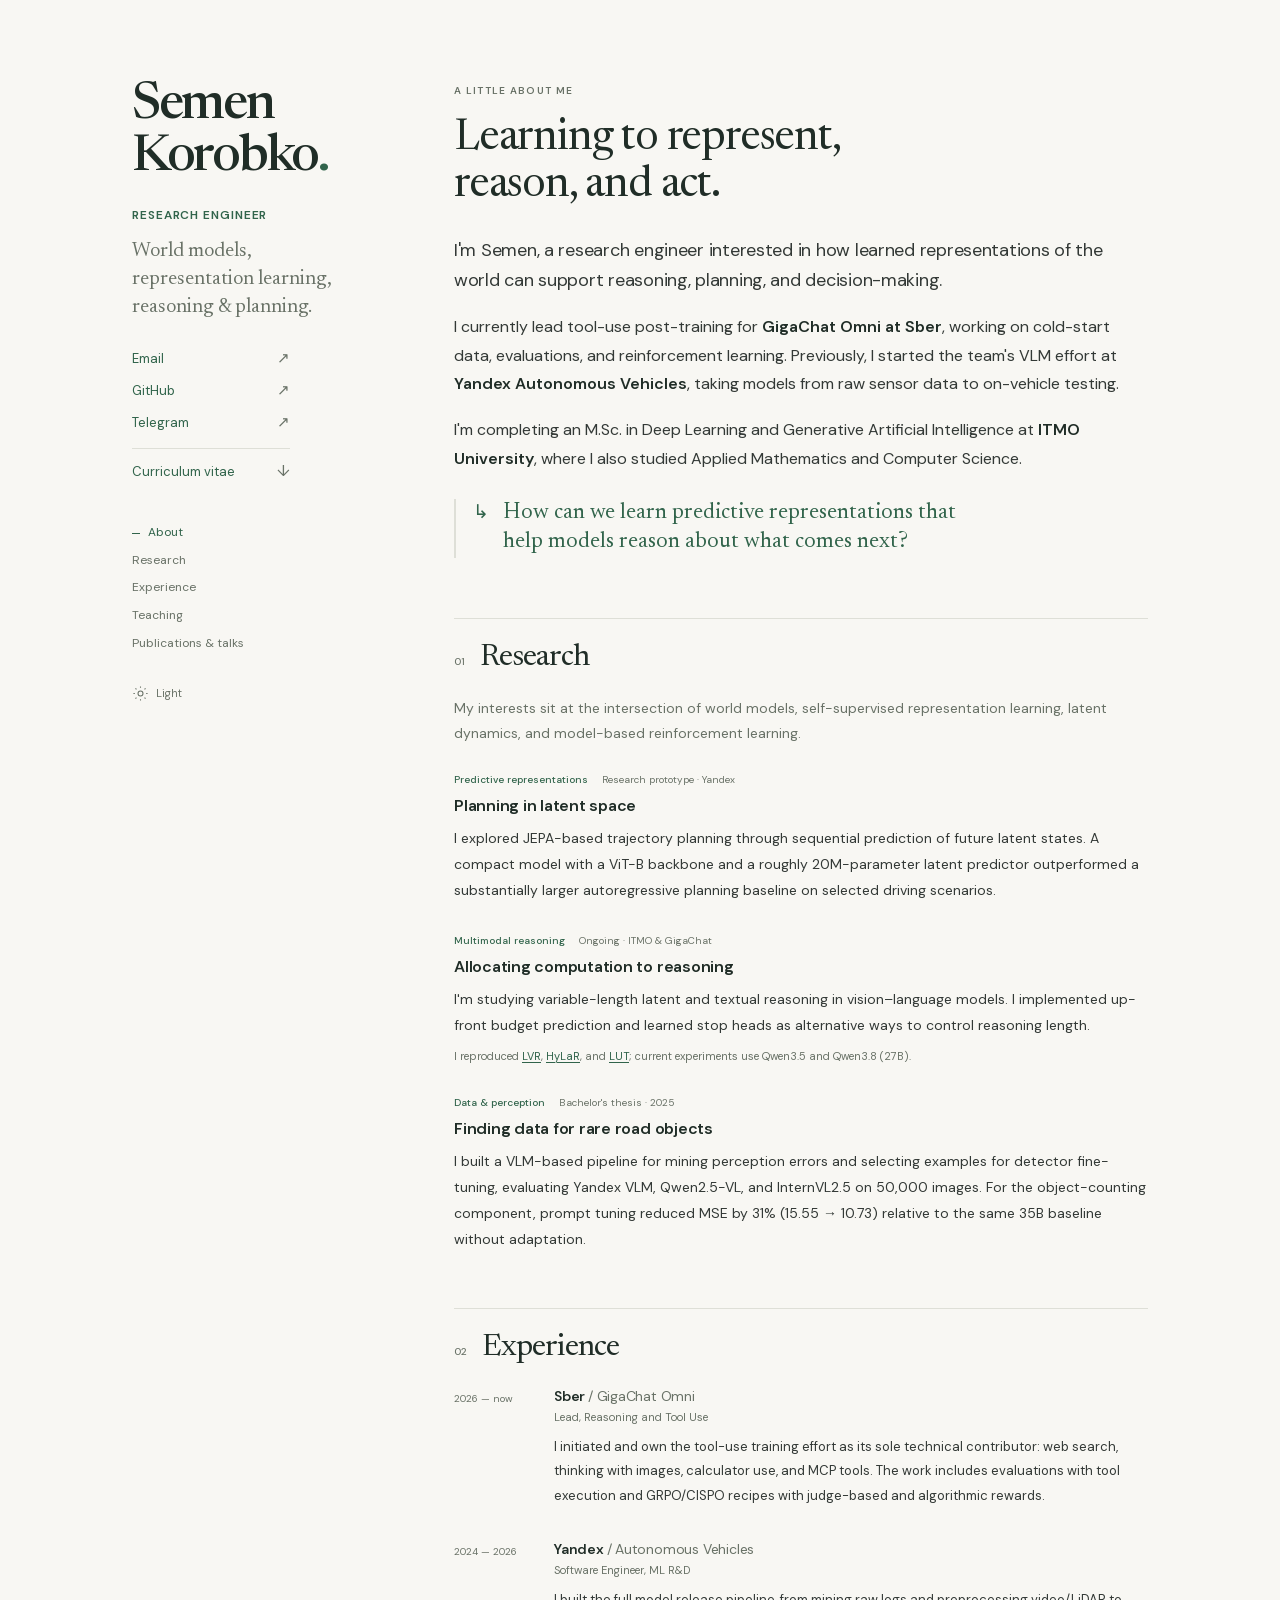
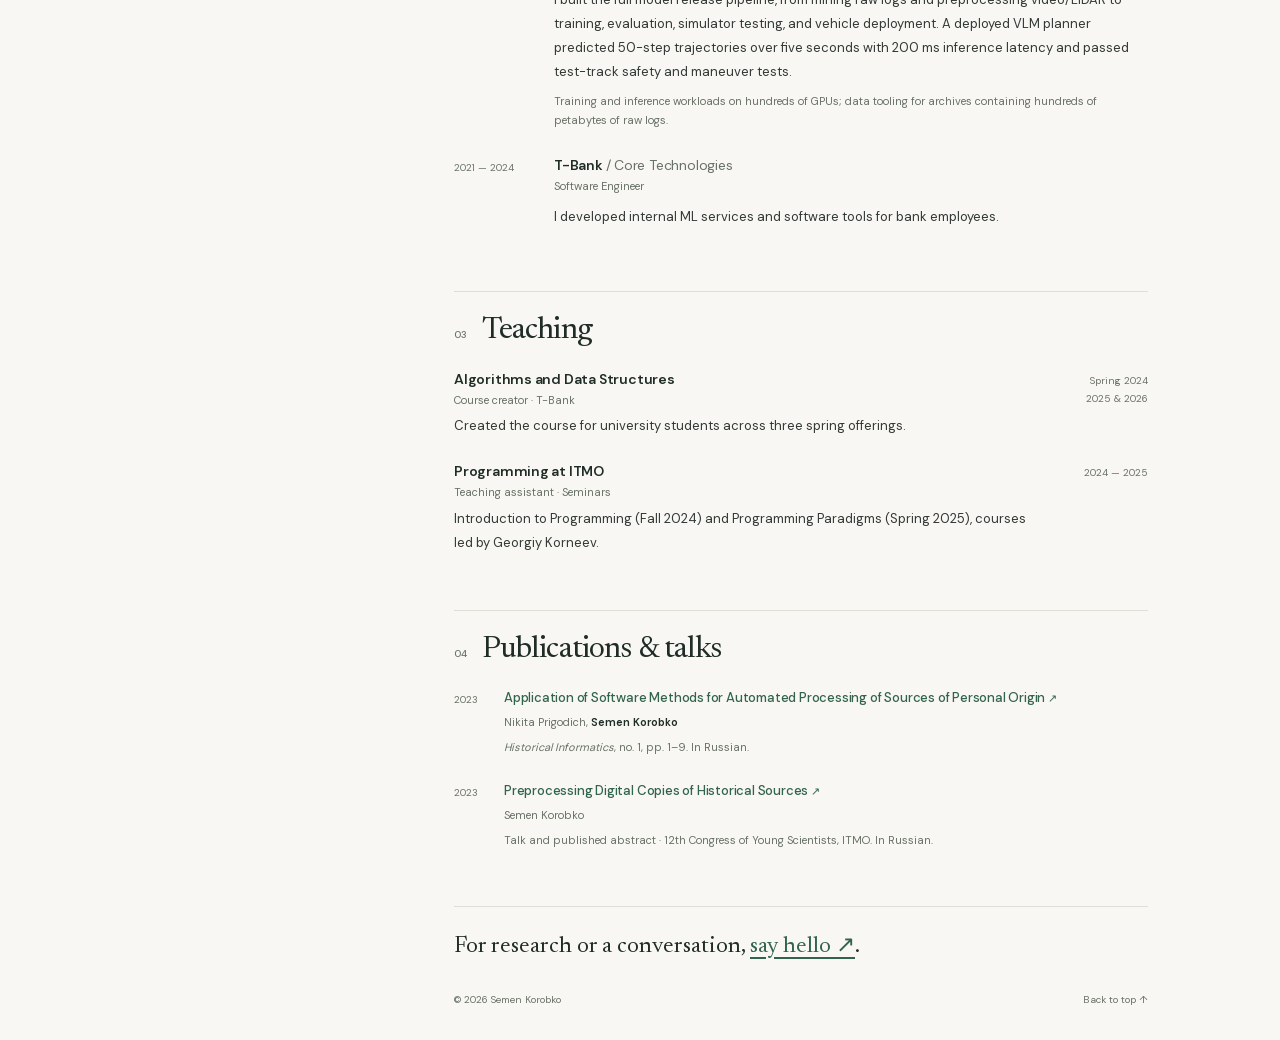
<file: docs/index.html>
<!doctype html>
<html lang="en" data-theme="light">
<head>
  <meta charset="utf-8">
  <meta name="viewport" content="width=device-width, initial-scale=1">
  <meta name="color-scheme" content="light dark">
  <meta name="theme-color" content="#f8f7f3">
  <title>Semen Korobko — World Models, Reasoning & Planning</title>
  <meta name="description" content="Semen Korobko is a research engineer working on world models, predictive representations, multimodal reasoning, and planning. GigaChat Omni · previously Yandex Autonomous Vehicles · ITMO.">
  <link rel="canonical" href="https://unclesema.top/">
  <meta property="og:type" content="profile">
  <meta property="og:title" content="Semen Korobko — Research Engineer">
  <meta property="og:description" content="World models, representation learning, reasoning, and planning.">
  <meta property="og:url" content="https://unclesema.top/">
  <meta name="twitter:card" content="summary">
  <link rel="icon" href="./assets/favicon.svg" type="image/svg+xml">
  <link rel="preload" href="./assets/fonts/newsreader.woff2" as="font" type="font/woff2" crossorigin>
  <link rel="preload" href="./assets/fonts/dm-sans.woff2" as="font" type="font/woff2" crossorigin>
  <link rel="stylesheet" href="./assets/style.css">
  <script src="./assets/main.js" defer></script>
  <script type="application/ld+json">
  {"@context":"https://schema.org","@type":"Person","name":"Semen Korobko","alternateName":"UncleSema","url":"https://unclesema.top/","jobTitle":"Research Engineer","email":"mailto:semenkorobko2@gmail.com","sameAs":["https://github.com/UncleSema2","https://t.me/UncleSema"],"alumniOf":{"@type":"CollegeOrUniversity","name":"ITMO University"}}
  </script>
</head>
<body>
  <a class="skip-link" href="#main">Skip to content</a>
  <div class="site-shell" id="top">
    <div class="layout">
      <aside class="sidebar" aria-label="Profile and navigation">
        <a class="wordmark" href="#top" aria-label="Semen Korobko, back to top"><span>Semen</span> <span>Korobko<span class="name-dot">.</span></span></a>
        <p class="role">Research engineer</p>
        <p class="sidebar-interests">World models, representation learning, reasoning &amp; planning.</p>
        <div class="profile-links">
          <a href="mailto:semenkorobko2@gmail.com">Email <span aria-hidden="true">↗</span></a>
          <a href="https://github.com/UncleSema2" rel="me">GitHub <span aria-hidden="true">↗</span></a>
          <a href="https://t.me/UncleSema" rel="me">Telegram <span aria-hidden="true">↗</span></a>
          <a class="cv-link" href="./assets/semen-korobko-cv.pdf" type="application/pdf">Curriculum vitae <span aria-hidden="true">↓</span></a>
        </div>
        <nav class="page-nav" aria-label="On this page">
          <a href="#about" aria-current="location">About</a>
          <a href="#research">Research</a>
          <a href="#experience">Experience</a>
          <a href="#teaching">Teaching</a>
          <a href="#publications">Publications &amp; talks</a>
        </nav>
        <button class="theme-toggle" type="button" aria-label="Switch to dark theme" aria-pressed="false" hidden>
          <svg class="theme-sun" width="17" height="17" viewBox="0 0 24 24" fill="none" stroke="currentColor" stroke-width="1.5" aria-hidden="true"><circle cx="12" cy="12" r="3.5"/><path d="M12 2v2m0 16v2M2 12h2m16 0h2M4.9 4.9l1.4 1.4m11.4 11.4 1.4 1.4m0-14.2-1.4 1.4M6.3 17.7l-1.4 1.4"/></svg>
          <span class="theme-label">Light</span>
        </button>
      </aside>

      <main id="main">
        <section class="about section" id="about" aria-labelledby="about-heading">
          <p class="eyebrow">A little about me</p>
          <h1 id="about-heading">Learning to represent,<br>reason, and act.</h1>
          <p class="intro">I'm Semen, a research engineer interested in how learned representations of the world can support reasoning, planning, and decision-making.</p>
          <p>I currently lead tool-use post-training for <strong>GigaChat Omni at Sber</strong>, working on cold-start data, evaluations, and reinforcement learning. Previously, I started the team's VLM effort at <strong>Yandex Autonomous Vehicles</strong>, taking models from raw sensor data to on-vehicle testing.</p>
          <p>I'm completing an M.Sc. in Deep Learning and Generative Artificial Intelligence at <strong>ITMO University</strong>, where I also studied Applied Mathematics and Computer Science.</p>
          <div class="research-question">
            <span class="question-mark" aria-hidden="true">↳</span>
            <p>How can we learn predictive representations that help models reason about what comes next?</p>
          </div>
        </section>

        <section class="section" id="research" aria-labelledby="research-heading">
          <div class="section-heading"><span class="section-index" aria-hidden="true">01</span><h2 id="research-heading">Research</h2></div>
          <p class="section-intro">My interests sit at the intersection of world models, self-supervised representation learning, latent dynamics, and model-based reinforcement learning.</p>

          <article class="research-entry">
            <div class="entry-meta"><span>Predictive representations</span><span>Research prototype · Yandex</span></div>
            <h3>Planning in latent space</h3>
            <p>I explored JEPA-based trajectory planning through sequential prediction of future latent states. A compact model with a ViT-B backbone and a roughly 20M-parameter latent predictor outperformed a substantially larger autoregressive planning baseline on selected driving scenarios.</p>
          </article>

          <article class="research-entry">
            <div class="entry-meta"><span>Multimodal reasoning</span><span>Ongoing · ITMO &amp; GigaChat</span></div>
            <h3>Allocating computation to reasoning</h3>
            <p>I'm studying variable-length latent and textual reasoning in vision–language models. I implemented up-front budget prediction and learned stop heads as alternative ways to control reasoning length.</p>
            <p class="entry-note">I reproduced <a href="https://arxiv.org/abs/2509.24251">LVR</a>, <a href="https://arxiv.org/abs/2604.20328">HyLaR</a>, and <a href="https://arxiv.org/abs/2608.00743">LUT</a>; current experiments use Qwen3.5 and Qwen3.8 (27B).</p>
          </article>

          <article class="research-entry">
            <div class="entry-meta"><span>Data &amp; perception</span><span>Bachelor's thesis · 2025</span></div>
            <h3>Finding data for rare road objects</h3>
            <p>I built a VLM-based pipeline for mining perception errors and selecting examples for detector fine-tuning, evaluating Yandex VLM, Qwen2.5-VL, and InternVL2.5 on 50,000 images. For the object-counting component, prompt tuning reduced MSE by 31% (15.55 → 10.73) relative to the same 35B baseline without adaptation.</p>
          </article>
        </section>

        <section class="section" id="experience" aria-labelledby="experience-heading">
          <div class="section-heading"><span class="section-index" aria-hidden="true">02</span><h2 id="experience-heading">Experience</h2></div>
          <div class="timeline">
            <article class="timeline-entry">
              <p class="timeline-date">2026 — now</p>
              <div><h3>Sber <span class="muted">/ GigaChat Omni</span></h3><p class="position">Lead, Reasoning and Tool Use</p><p>I initiated and own the tool-use training effort as its sole technical contributor: web search, thinking with images, calculator use, and MCP tools. The work includes evaluations with tool execution and GRPO/CISPO recipes with judge-based and algorithmic rewards.</p></div>
            </article>
            <article class="timeline-entry">
              <p class="timeline-date">2024 — 2026</p>
              <div><h3>Yandex <span class="muted">/ Autonomous Vehicles</span></h3><p class="position">Software Engineer, ML R&amp;D</p><p>I built the full model release pipeline, from mining raw logs and preprocessing video/LiDAR to training, evaluation, simulator testing, and vehicle deployment. A deployed VLM planner predicted 50-step trajectories over five seconds with 200 ms inference latency and passed test-track safety and maneuver tests.</p><p class="entry-note">Training and inference workloads on hundreds of GPUs; data tooling for archives containing hundreds of petabytes of raw logs.</p></div>
            </article>
            <article class="timeline-entry">
              <p class="timeline-date">2021 — 2024</p>
              <div><h3>T-Bank <span class="muted">/ Core Technologies</span></h3><p class="position">Software Engineer</p><p>I developed internal ML services and software tools for bank employees.</p></div>
            </article>
          </div>
        </section>

        <section class="section" id="teaching" aria-labelledby="teaching-heading">
          <div class="section-heading"><span class="section-index" aria-hidden="true">03</span><h2 id="teaching-heading">Teaching</h2></div>
          <article class="teaching-entry"><div><h3>Algorithms and Data Structures</h3><p class="position">Course creator · T-Bank</p><p>Created the course for university students across three spring offerings.</p></div><p class="teaching-date">Spring 2024<br>2025 &amp; 2026</p></article>
          <article class="teaching-entry"><div><h3>Programming at ITMO</h3><p class="position">Teaching assistant · Seminars</p><p>Introduction to Programming (Fall 2024) and Programming Paradigms (Spring 2025), courses led by Georgiy Korneev.</p></div><p class="teaching-date">2024 — 2025</p></article>
        </section>

        <section class="section" id="publications" aria-labelledby="publications-heading">
          <div class="section-heading"><span class="section-index" aria-hidden="true">04</span><h2 id="publications-heading">Publications &amp; talks</h2></div>
          <article class="publication-entry">
            <span class="publication-year">2023</span>
            <div><h3><a href="https://doi.org/10.7256/2585-7797.2023.1.40376">Application of Software Methods for Automated Processing of Sources of Personal Origin <span aria-hidden="true">↗</span></a></h3><p class="authors">Nikita Prigodich, <strong>Semen Korobko</strong></p><p class="entry-note"><em>Historical Informatics</em>, no. 1, pp. 1–9. In Russian.</p></div>
          </article>
          <article class="publication-entry"><span class="publication-year">2023</span><div><h3><a href="https://kmu.itmo.ru/digests/article/10334">Preprocessing Digital Copies of Historical Sources <span aria-hidden="true">↗</span></a></h3><p class="authors">Semen Korobko</p><p class="entry-note">Talk and published abstract · 12th Congress of Young Scientists, ITMO. In Russian.</p></div></article>
        </section>

        <footer class="footer">
          <p>For research or a conversation, <a href="mailto:semenkorobko2@gmail.com">say hello <span aria-hidden="true">↗</span></a>.</p>
          <div class="footer-bottom"><span>© <span id="year">2026</span> Semen Korobko</span><a href="#top">Back to top ↑</a></div>
        </footer>
      </main>
    </div>
  </div>
</body>
</html>
</file>
<file: docs/assets/style.css>
@font-face{font-family:Newsreader;font-style:normal;font-weight:400 600;font-display:swap;src:url('./fonts/newsreader.woff2') format('woff2')}
@font-face{font-family:'DM Sans';font-style:normal;font-weight:400 600;font-display:swap;src:url('./fonts/dm-sans.woff2') format('woff2')}
:root{--site-bg:#f8f7f3;--site-text:#333936;--site-heading:#202d27;--site-muted:#697267;--site-accent:#31644b;--site-rule:#dedfd7;--site-soft:#edf0e7;--site-focus:#31644b;color-scheme:light}
html[data-theme=dark]{--site-bg:#1c211e;--site-text:#d0d5cc;--site-heading:#f0eee4;--site-muted:#9ba797;--site-accent:#a4c896;--site-rule:#374137;--site-soft:#272f27;--site-focus:#a4c896;color-scheme:dark}
*{box-sizing:border-box}
html{scroll-behavior:smooth;scroll-padding-top:42px}
body{margin:0;background:var(--site-bg);color:var(--site-text);font-family:'DM Sans',-apple-system,BlinkMacSystemFont,'Segoe UI',sans-serif;font-size:16px;line-height:1.8;-webkit-font-smoothing:antialiased}
::selection{background:var(--site-soft);color:var(--site-accent)}
a{color:var(--site-accent);text-underline-offset:.22em;text-decoration-thickness:1px;transition:color .16s ease}
a:hover{color:var(--site-heading)}
a:focus-visible,button:focus-visible{outline:2px solid var(--site-focus);outline-offset:5px;border-radius:2px}
p{margin:0 0 17px}
strong{font-weight:600;color:var(--site-heading)}
button{font:inherit}
[hidden]{display:none!important}
.skip-link{position:absolute;z-index:10;left:16px;top:-70px;background:var(--site-bg);padding:10px 16px;border:1px solid var(--site-rule)}
.skip-link:focus{top:12px}
.site-shell{background:var(--site-bg);min-width:0}
.layout{max-width:1096px;margin:0 auto;padding:81px 40px 0;display:grid;grid-template-columns:228px minmax(0,1fr);column-gap:94px;align-items:start}
.sidebar{position:sticky;top:66px;padding-bottom:32px}
.wordmark{display:block;text-decoration:none;font-family:Newsreader,Georgia,serif;font-size:51px;line-height:1.02;letter-spacing:-.045em;font-weight:500;color:var(--site-heading);width:max-content;max-width:100%}
.wordmark>span{display:block}
.name-dot{color:var(--site-accent)}
.role{font-size:12px;line-height:1.6;font-weight:600;letter-spacing:.075em;text-transform:uppercase;color:var(--site-accent);margin:21px 0 12px}
.sidebar-interests{font-family:Newsreader,Georgia,serif;font-size:20px;line-height:1.4;max-width:218px;color:var(--site-muted);margin-bottom:24px}
.profile-links{display:grid;gap:5px;font-size:13px;line-height:1.8}
.profile-links a{display:flex;align-items:center;justify-content:space-between;max-width:158px;text-decoration:none}
.profile-links a span{font-size:15px;color:var(--site-muted)}
.profile-links .cv-link{margin-top:7px;padding-top:9px;border-top:1px solid var(--site-rule)}
.page-nav{display:grid;gap:6px;margin-top:37px;font-size:12px;line-height:1.8}
.page-nav a{color:var(--site-muted);text-decoration:none;position:relative;padding-left:0;transition:color .16s,padding-left .16s}
.page-nav a:hover,.page-nav a[aria-current]{color:var(--site-accent)}
.page-nav a[aria-current]{padding-left:16px}
.page-nav a[aria-current]::before{content:'';position:absolute;left:0;top:11px;width:8px;height:1px;background:var(--site-accent)}
.theme-toggle{display:flex;align-items:center;gap:7px;background:transparent;border:0;padding:0;margin-top:31px;cursor:pointer;color:var(--site-muted);font-size:11px;line-height:1.5}
.theme-toggle:hover{color:var(--site-accent)}
main{min-width:0}
.section{scroll-margin-top:35px;margin-bottom:55px}
.about{margin-bottom:60px}
.eyebrow{font-size:10px;text-transform:uppercase;letter-spacing:.13em;color:var(--site-muted);margin:1px 0 15px;font-weight:600}
h1,h2{font-family:Newsreader,Georgia,serif;font-weight:400;letter-spacing:-.028em;color:var(--site-heading)}
h1{font-size:43px;line-height:1.1;margin:0 0 25px}
h2{font-size:31px;line-height:1.15;margin:0}
h3{font-size:16px;font-weight:600;line-height:1.5;color:var(--site-heading);margin:0 0 8px;letter-spacing:-.015em}
.intro{font-size:18px;line-height:1.7;letter-spacing:-.015em}
.research-question{display:flex;gap:14px;align-items:baseline;border-left:2px solid var(--site-rule);padding-left:17px;margin-top:25px;color:var(--site-accent)}
.question-mark{font-size:19px;line-height:1}
.research-question p{font-family:Newsreader,Georgia,serif;font-size:22px;line-height:1.35;margin:0;max-width:475px}
.section-heading{display:flex;align-items:baseline;gap:14px;padding-top:21px;border-top:1px solid var(--site-rule);margin-bottom:20px}
.section-index{font-size:10px;font-weight:500;letter-spacing:.04em;color:var(--site-muted);font-variant-numeric:tabular-nums}
.section-intro{font-size:14px;line-height:1.8;color:var(--site-muted);margin-bottom:25px}
.research-entry+.research-entry{margin-top:28px}
.entry-meta{display:flex;flex-wrap:wrap;gap:6px 14px;font-size:10px;line-height:1.7;color:var(--site-muted);margin-bottom:6px}
.entry-meta>span:first-child{color:var(--site-accent);font-weight:500}
.research-entry p{font-size:14px;line-height:1.85;margin-bottom:8px}
.entry-note,.research-entry .entry-note{font-size:11px;line-height:1.8;color:var(--site-muted);margin:5px 0 0}
.timeline-entry{display:grid;grid-template-columns:84px minmax(0,1fr);gap:16px}
.timeline-entry+.timeline-entry{margin-top:24px}
.timeline-date{font-size:10px;color:var(--site-muted);white-space:nowrap;margin-top:4px;line-height:1.7;font-variant-numeric:tabular-nums}
.timeline-entry h3{font-size:14px;margin-bottom:1px}
.muted{color:var(--site-muted);font-weight:400}
.position{font-size:11px;line-height:1.8;color:var(--site-muted);margin:0 0 8px}
.timeline-entry p:not(.timeline-date):not(.position):not(.entry-note){font-size:13px;line-height:1.85;margin-bottom:7px}
.teaching-entry{display:grid;grid-template-columns:minmax(0,1fr) 86px;gap:20px}
.teaching-entry+.teaching-entry{margin-top:23px}
.teaching-entry h3{font-size:14px;margin-bottom:1px}
.teaching-entry p:not(.position):not(.teaching-date){font-size:13px;line-height:1.85;margin-bottom:0}
.teaching-entry .position{margin-bottom:4px}
.teaching-date{font-size:10px;line-height:1.8;text-align:right;color:var(--site-muted);margin:3px 0 0;font-variant-numeric:tabular-nums}
.publication-entry{display:grid;grid-template-columns:34px minmax(0,1fr);gap:16px}
.publication-entry+.publication-entry{margin-top:24px}
.publication-year{font-size:10px;line-height:1.8;color:var(--site-muted);margin-top:3px;font-variant-numeric:tabular-nums}
.publication-entry h3{font-size:13px;line-height:1.6;margin-bottom:4px;font-weight:500}
.publication-entry h3 a{text-decoration:none}
.publication-entry h3 a:hover{text-decoration:underline}
.publication-entry h3 a span{font-size:11px;white-space:nowrap}
.authors{font-size:11px;line-height:1.8;color:var(--site-muted);margin:0}
.footer{border-top:1px solid var(--site-rule);padding:24px 0 31px;margin-top:7px}
.footer>p{font-family:Newsreader,Georgia,serif;font-size:23px;line-height:1.4;color:var(--site-heading);margin-bottom:28px}
.footer>p a{text-decoration:underline;white-space:nowrap}
.footer-bottom{display:flex;justify-content:space-between;align-items:center;gap:15px;font-size:10px;line-height:1.8;color:var(--site-muted)}
.footer-bottom a{color:var(--site-muted);text-decoration:none}
@media(min-width:1400px){.layout{padding-top:96px;column-gap:110px;max-width:1140px}}
@media(max-width:900px){.layout{grid-template-columns:199px minmax(0,1fr);gap:45px;padding:58px 30px 0}.wordmark{font-size:45px}.sidebar-interests{font-size:19px}h1{font-size:38px}}
@media(max-width:700px){html{scroll-padding-top:24px}.layout{display:block;max-width:640px;padding:35px 25px 0}.sidebar{position:static;padding-bottom:29px;border-bottom:1px solid var(--site-rule);margin-bottom:31px}.wordmark{font-size:43px;line-height:1.1}.wordmark>span{display:inline}.role{margin:9px 0 7px;font-size:10px}.sidebar-interests{font-family:'DM Sans',sans-serif;font-size:12px;line-height:1.7;max-width:none;margin:0 0 17px}.profile-links{display:flex;flex-wrap:wrap;gap:6px 19px;font-size:11px}.profile-links a{display:block}.profile-links a span{font-size:12px;margin-left:3px}.profile-links .cv-link{border:0;padding:0;margin:0}.page-nav{display:flex;flex-wrap:wrap;gap:7px 17px;margin-top:22px;font-size:10px}.page-nav a[aria-current]{padding-left:0}.page-nav a[aria-current]::before{display:none}.theme-toggle{position:absolute;right:25px;top:40px;margin:0}.theme-label{display:none}.eyebrow{font-size:9px;margin-bottom:12px}h1{font-size:37px;line-height:1.08;margin-bottom:22px}.intro{font-size:17px;line-height:1.7}body{font-size:14px;line-height:1.85}.about{margin-bottom:43px}.research-question{margin-top:23px;padding-left:13px;gap:10px}.research-question p{font-size:21px}.section{margin-bottom:41px}.section-heading{padding-top:19px;margin-bottom:18px;gap:11px}h2{font-size:29px}.section-intro{font-size:12px;margin-bottom:22px}.research-entry p{font-size:13px}.entry-meta{font-size:9px;gap:3px 12px}.research-entry .entry-note{font-size:10px}.research-entry+.research-entry{margin-top:24px}.timeline-entry{grid-template-columns:70px minmax(0,1fr);gap:11px}.timeline-date{font-size:9px}.timeline-entry h3{font-size:13px}.timeline-entry h3 .muted{display:block}.timeline-entry .position{font-size:10px}.timeline-entry p:not(.timeline-date):not(.position):not(.entry-note){font-size:12px}.entry-note{font-size:10px}.teaching-entry{grid-template-columns:minmax(0,1fr) 71px;gap:12px}.teaching-entry h3{font-size:13px}.teaching-entry p:not(.position):not(.teaching-date){font-size:12px}.teaching-date{font-size:9px}.publication-entry{grid-template-columns:28px minmax(0,1fr);gap:10px}.publication-year{font-size:9px}.publication-entry h3{font-size:12px}.authors,.publication-entry .entry-note{font-size:10px}.footer>p{font-size:21px}.footer-bottom{font-size:9px}}
@media(max-width:370px){.layout{padding-left:20px;padding-right:20px}.wordmark{font-size:38px}.theme-toggle{right:20px;top:38px}.profile-links{gap:6px 14px}.page-nav{gap:7px 12px}h1{font-size:34px}}
@media(prefers-reduced-motion:reduce){html{scroll-behavior:auto}*{transition:none!important}}
@media print{body{font-size:11pt;background:white;color:black}.layout{display:block;max-width:none;padding:0}.sidebar{position:static;border-bottom:1px solid #ccc;padding-bottom:15px;margin-bottom:20px}.wordmark{font-size:26pt}.wordmark>span{display:inline}.role{margin:7px 0}.sidebar-interests,.page-nav,.theme-toggle,.skip-link,.research-question,.footer-bottom{display:none}.profile-links{display:flex;gap:18px}.profile-links .cv-link{border:0;padding:0;margin:0}.section{margin-bottom:25px}h1{font-size:25pt}h2{font-size:20pt}.research-entry,.timeline-entry,.teaching-entry,.publication-entry{break-inside:avoid}a{color:inherit}}

/* Comfortable reading and touch targets on small screens. */
@media(max-width:700px){
  .theme-toggle{width:36px;height:36px;justify-content:center;top:31px}
  .profile-links a,.page-nav a{padding-top:4px;padding-bottom:4px;min-height:26px}
  .profile-links .cv-link{padding-top:4px;padding-bottom:4px}
  .profile-links{font-size:12px;gap:4px 18px}
  .page-nav{font-size:11px;gap:3px 16px}
  .section-intro{font-size:14px}
  .research-entry p{font-size:15px;line-height:1.8}
  .entry-meta{font-size:10px}
  .research-entry .entry-note,.entry-note{font-size:11px}
  .timeline-entry{display:block}
  .timeline-date{font-size:10px;margin:0 0 6px}
  .timeline-entry h3{font-size:15px}
  .timeline-entry h3 .muted{display:inline}
  .timeline-entry .position{font-size:12px}
  .timeline-entry p:not(.timeline-date):not(.position):not(.entry-note){font-size:15px;line-height:1.8}
  .timeline-entry+.timeline-entry{margin-top:29px}
  .teaching-entry h3{font-size:15px}
  .teaching-entry .position{font-size:12px}
  .teaching-entry p:not(.position):not(.teaching-date){font-size:14px}
  .publication-entry h3{font-size:14px}
  .authors,.publication-entry .entry-note{font-size:11px}
}
</file>
